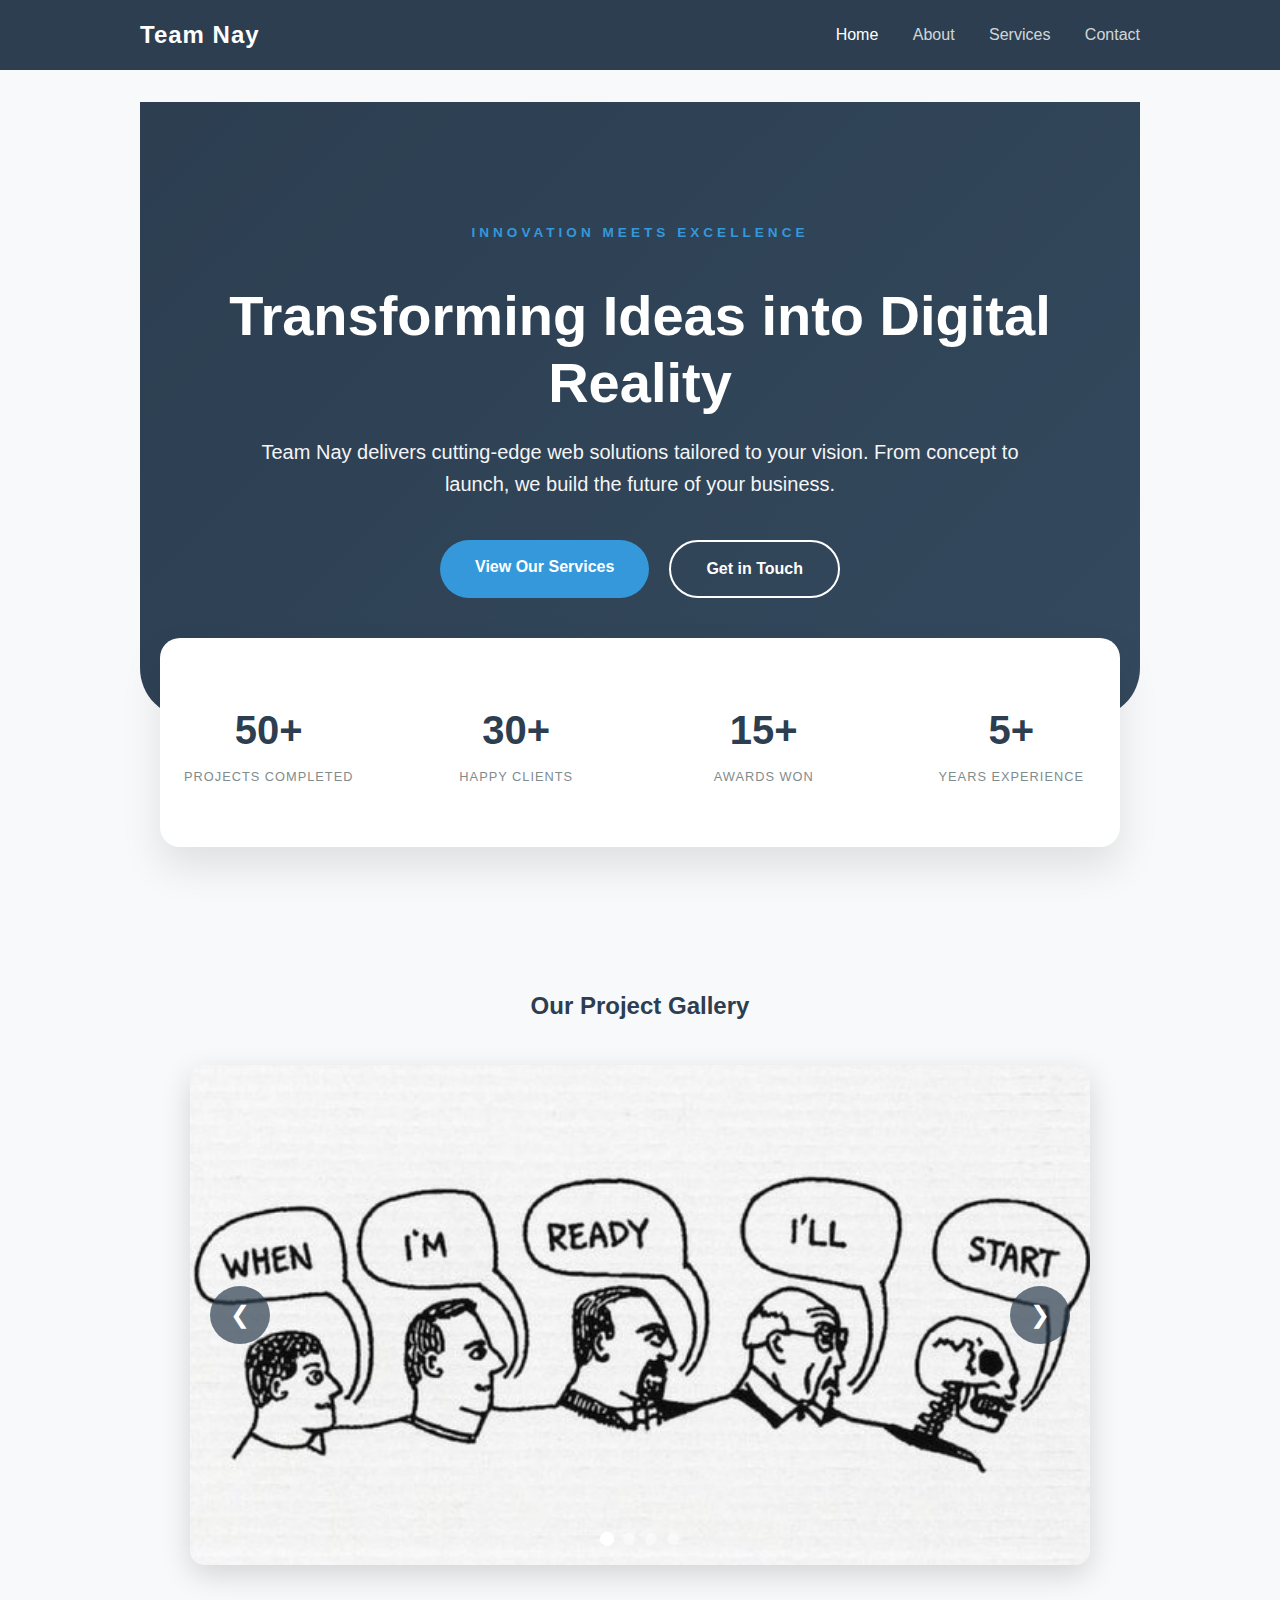
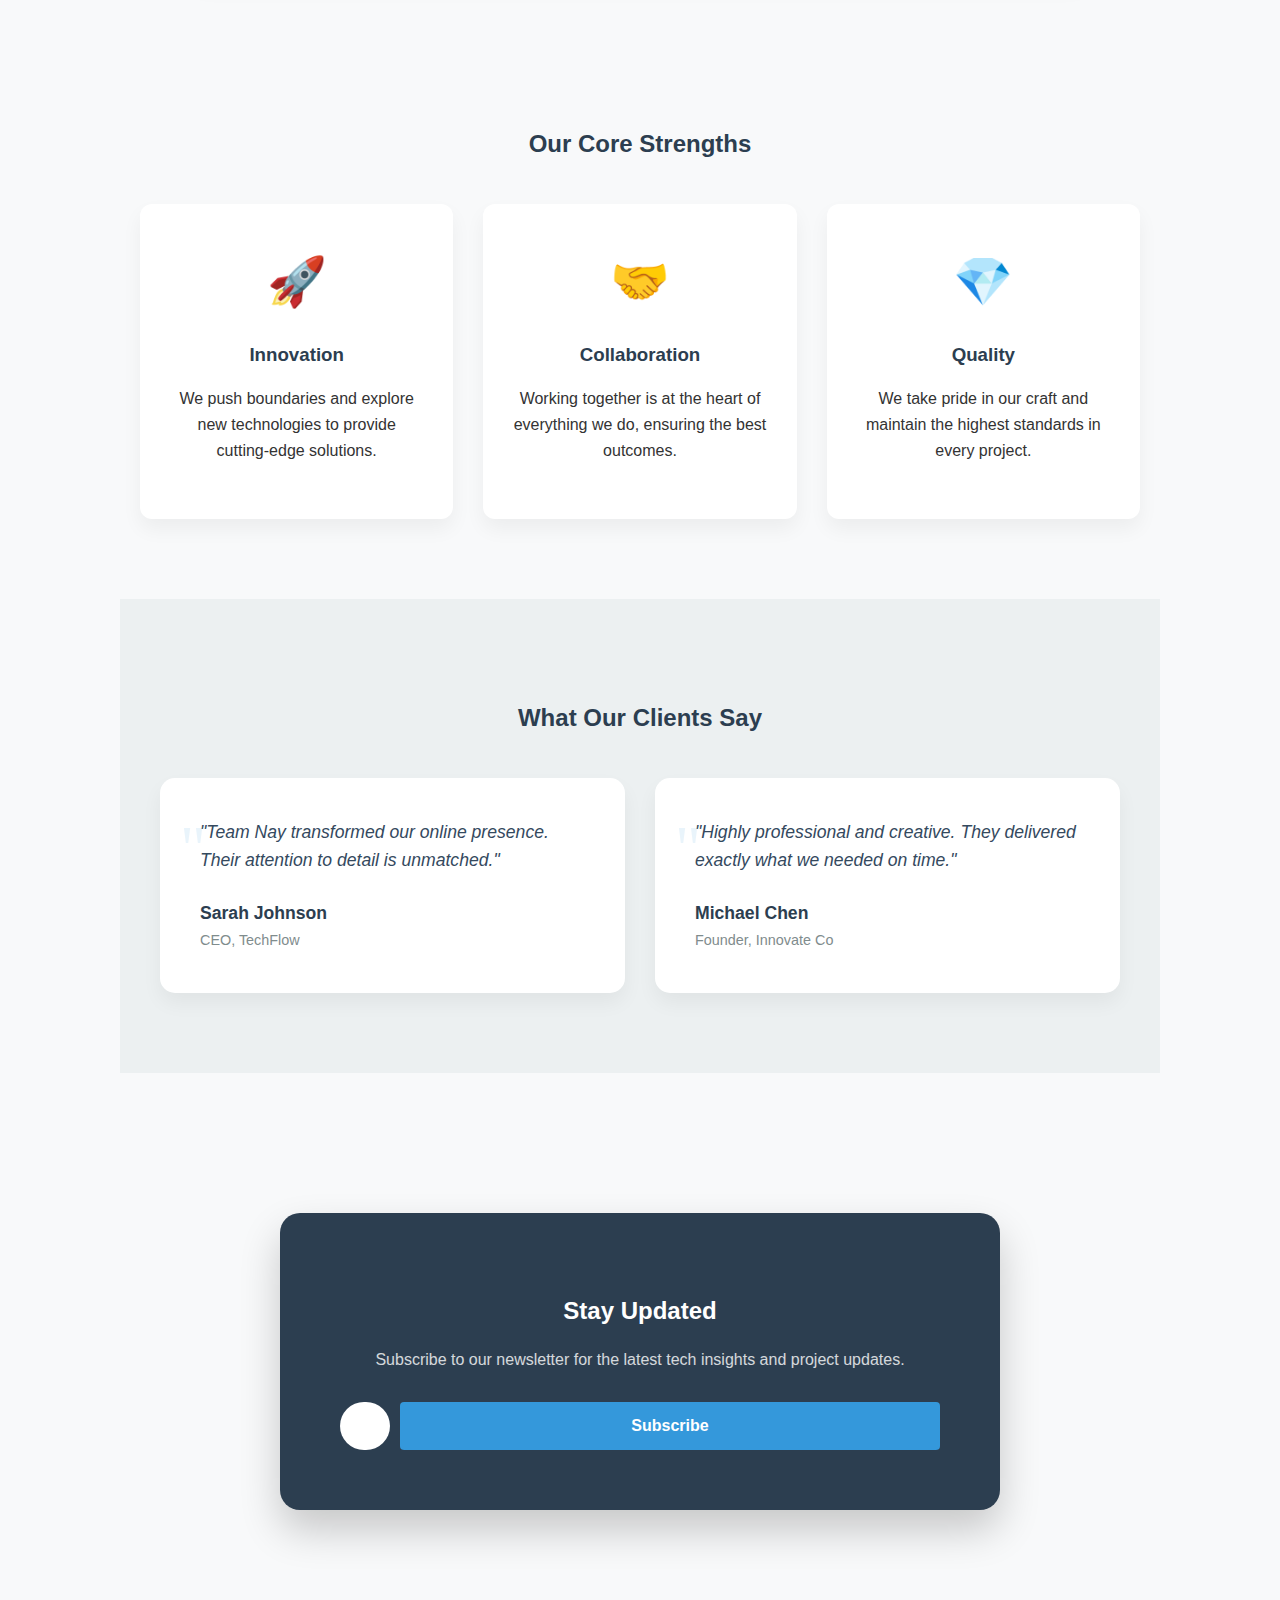
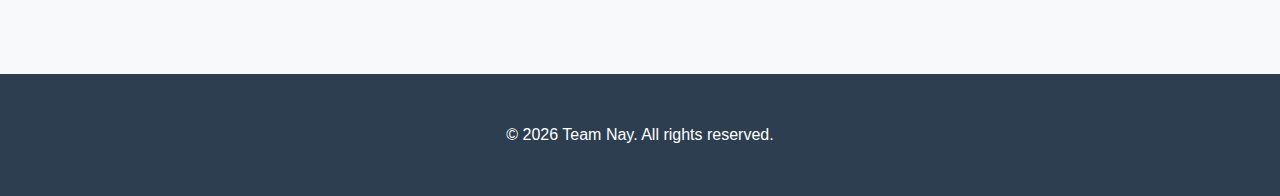
<file: index.html>
<!DOCTYPE html>
<html lang="en">
<head>
    <meta charset="UTF-8">
    <meta name="viewport" content="width=device-width, initial-scale=1.0">
    <title>Team Nay | Innovative Solutions</title>
    <link rel="stylesheet" href="css/styles.css">
</head>
<body>
    <header>
        <nav>
            <div class="nav-container">
                <div class="logo">Team Nay</div>
                <div class="nav-links">
                    <a href="index.html" class="active">Home</a>
                    <a href="about.html">About</a>
                    <a href="service.html">Services</a>
                    <a href="contact.html">Contact</a>
                </div>
            </div>
        </nav>
    </header>

    <main>
        <section id="hero">
            <div class="hero-content">
                <span class="hero-tagline">Innovation Meets Excellence</span>
                <h1>Transforming Ideas into Digital Reality</h1>
                <p>Team Nay delivers cutting-edge web solutions tailored to your vision. From concept to launch, we build the future of your business.</p>
                <div class="hero-cta">
                    <a href="service.html" class="btn primary">View Our Services</a>
                    <a href="contact.html" class="btn secondary">Get in Touch</a>
                </div>
            </div>
        </section>

        <section id="stats">
            <div class="stats-grid">
                <div class="stat-item">
                    <div class="stat-number" data-target="50">50+</div>
                    <div class="stat-label">Projects Completed</div>
                </div>
                <div class="stat-item">
                    <div class="stat-number" data-target="30">30+</div>
                    <div class="stat-label">Happy Clients</div>
                </div>
                <div class="stat-item">
                    <div class="stat-number" data-target="15">15+</div>
                    <div class="stat-label">Awards Won</div>
                </div>
                <div class="stat-item">
                    <div class="stat-number" data-target="5">5+</div>
                    <div class="stat-label">Years Experience</div>
                </div>
            </div>
        </section>

        <section id="gallery">
            <h2>Our Project Gallery</h2>
            <div class="carousel-container">
                <div class="carousel-track">
                    <div class="carousel-slide">
                        <img src="images/G2aSS2CWMAALXSB.jpeg" alt="E-commerce Platform">
                    </div>
                    <div class="carousel-slide">
                        <img src="images/G4XYJO2bYAAzPXW.jpeg" alt="Corporate Dashboard">
                    </div>
                    <div class="carousel-slide">
                        <img src="images/G_K4aZjXUAAXXzF.jpeg" alt="Mobile App Design">
                    </div>
                    <div class="carousel-slide">
                        <img src="images/G_wahfLWIAA1EB8.jpeg" alt="Cloud Solutions">
                    </div>
                </div>
                <button class="carousel-button prev" aria-label="Previous slide">❮</button>
                <button class="carousel-button next" aria-label="Next slide">❯</button>
                <div class="carousel-indicators">
                    <span class="indicator active" data-index="0">&nbsp;</span>
                    <span class="indicator" data-index="1">&nbsp;</span>
                    <span class="indicator" data-index="2">&nbsp;</span>
                    <span class="indicator" data-index="3">&nbsp;</span>
                </div>
            </div>
        </section>

        <section id="features">
            <h2>Our Core Strengths</h2>
            <div class="features-grid">
                <div class="feature-item">
                    <div class="icon">🚀</div>
                    <h3>Innovation</h3>
                    <p>We push boundaries and explore new technologies to provide cutting-edge solutions.</p>
                </div>
                <div class="feature-item">
                    <div class="icon">🤝</div>
                    <h3>Collaboration</h3>
                    <p>Working together is at the heart of everything we do, ensuring the best outcomes.</p>
                </div>
                <div class="feature-item">
                    <div class="icon">💎</div>
                    <h3>Quality</h3>
                    <p>We take pride in our craft and maintain the highest standards in every project.</p>
                </div>
            </div>
        </section>

        <section id="testimonials">
            <h2>What Our Clients Say</h2>
            <div class="testimonials-grid">
                <div class="testimonial-card">
                    <div class="quote">"Team Nay transformed our online presence. Their attention to detail is unmatched."</div>
                    <div class="client-info">
                        <strong>Sarah Johnson</strong>
                        <span>CEO, TechFlow</span>
                    </div>
                </div>
                <div class="testimonial-card">
                    <div class="quote">"Highly professional and creative. They delivered exactly what we needed on time."</div>
                    <div class="client-info">
                        <strong>Michael Chen</strong>
                        <span>Founder, Innovate Co</span>
                    </div>
                </div>
            </div>
        </section>

        <section id="newsletter">
            <div class="newsletter-content">
                <h2>Stay Updated</h2>
                <p>Subscribe to our newsletter for the latest tech insights and project updates.</p>
                <form class="newsletter-form">
                    <input type="email" placeholder="Enter your email" required>
                    <button type="submit" class="btn primary">Subscribe</button>
                </form>
            </div>
        </section>
    </main>

    <footer>
        <p>&copy; 2026 Team Nay. All rights reserved.</p>
    </footer>

    <script src="js/main.js"></script>
</body>
</html>
</file>
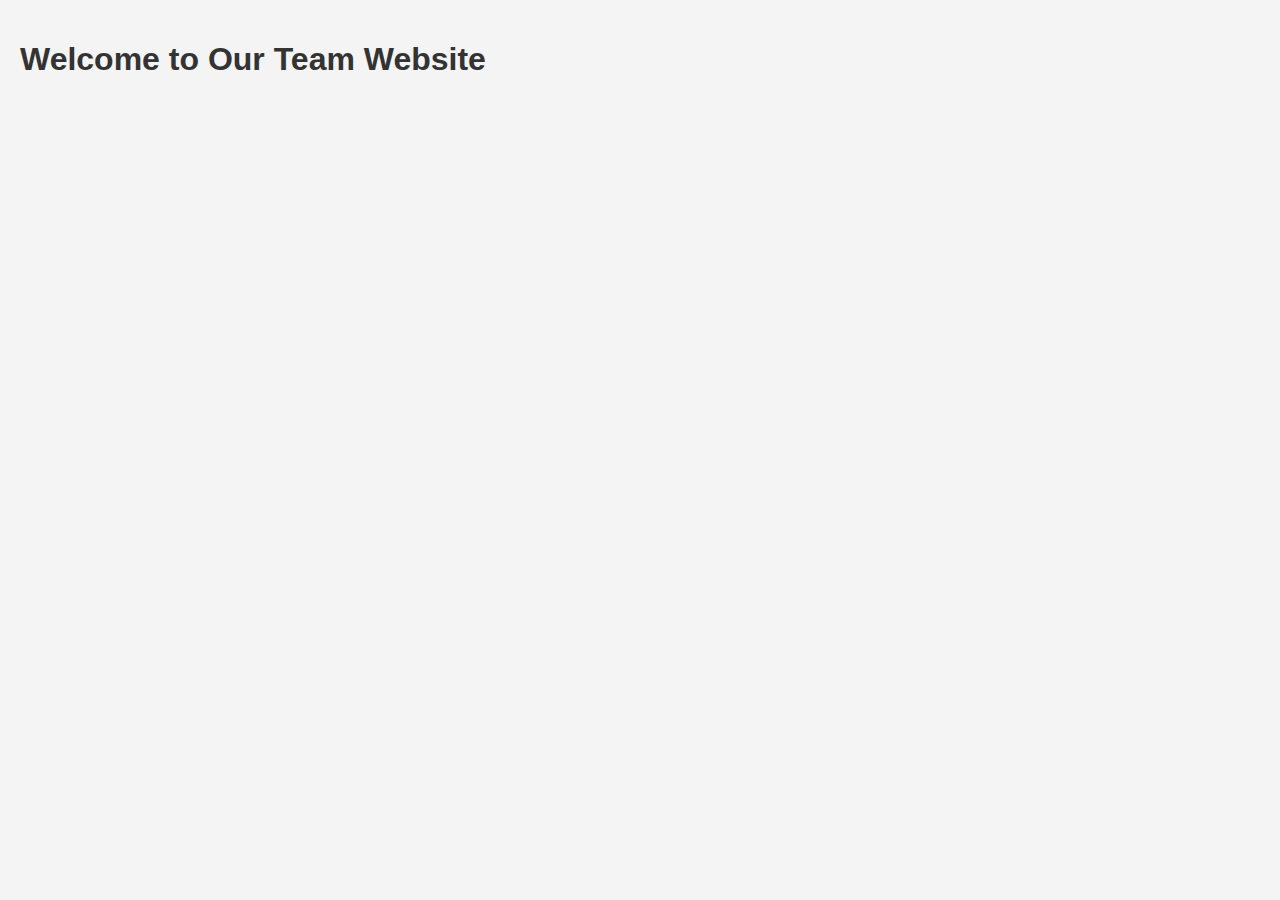
<file: team-nay-website/index.html>
<!DOCTYPE html>
<html lang="en">
<head>
    <meta charset="UTF-8">
    <meta name="viewport" content="width=device-width, initial-scale=1.0">
    <title>Team Website</title>
    <link rel="stylesheet" href="css/styles.css">
</head>
<body>
    <h1>Welcome to Our Team Website</h1>
    <script src="js/main.js"></script>
</body>
</html>
</file>
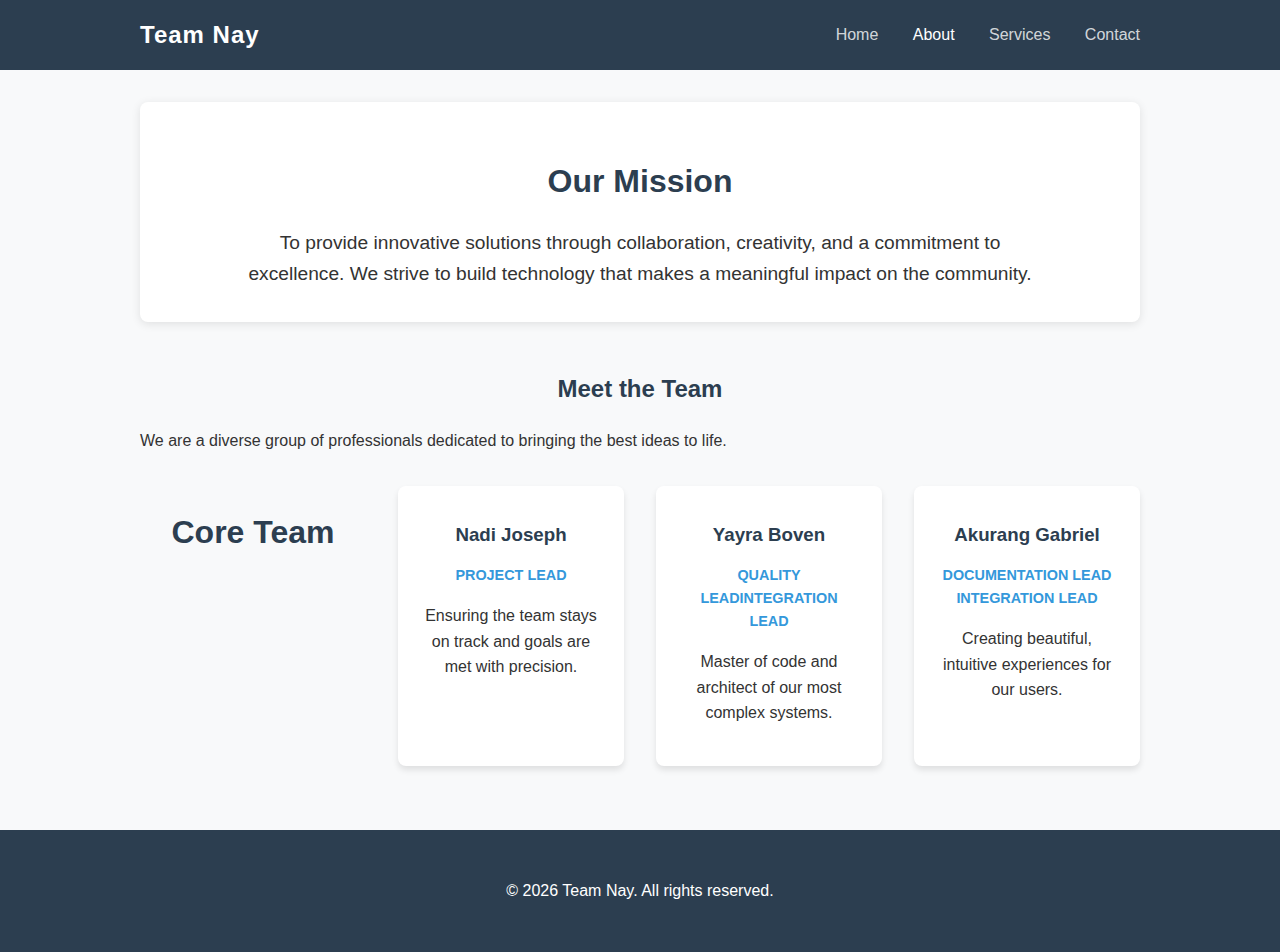
<file: about.html>
<!DOCTYPE html>
<html lang="en">
<head>
    <meta charset="UTF-8">
    <meta name="viewport" content="width=device-width, initial-scale=1.0">
    <title>About Us - Team Nay</title>
    <link rel="stylesheet" href="css/styles.css">
</head>
<body>
    <header>
        <nav>
            <div class="nav-container">
                <div class="logo">Team Nay</div>
                <div class="nav-links">
                    <a href="index.html">Home</a>
                    <a href="about.html" class="active">About</a>
                    <a href="service.html">Services</a>
                    <a href="contact.html">Contact</a>
                </div>
            </div>
        </nav>
    </header>

    <main>
        <section id="mission">
            <h1>Our Mission</h1>
            <p>To provide innovative solutions through collaboration, creativity, and a commitment to excellence. We strive to build technology that makes a meaningful impact on the community.</p>
        </section>

        <section id="team">
            <h2>Meet the Team</h2>
            <p>We are a diverse group of professionals dedicated to bringing the best ideas to life.</p>
            
            <div class="team-grid">
                <h1 style="text-align: center;">Core Team</h1>
                <div class="member-card">
                    <h3>Nadi Joseph</h3>
                    <p class="role">Project Lead</p>
                    <p>Ensuring the team stays on track and goals are met with precision.</p>
                </div>
                <div class="member-card">
                    <h3>Yayra Boven</h3>
                    <p class="role">Quality LeadIntegration Lead</p>
                    <p>Master of code and architect of our most complex systems.</p>
                </div>
                <div class="member-card">
                    <h3>Akurang Gabriel</h3>
                    <p class="role">Documentation Lead Integration Lead</p>
                    <p>Creating beautiful, intuitive experiences for our users.</p>
                </div>
            </div>
        </section>
    </main>

    <footer>
        <p>&copy; 2026 Team Nay. All rights reserved.</p>
    </footer>

    <script src="js/main.js"></script>
</body>
</html>
</file>
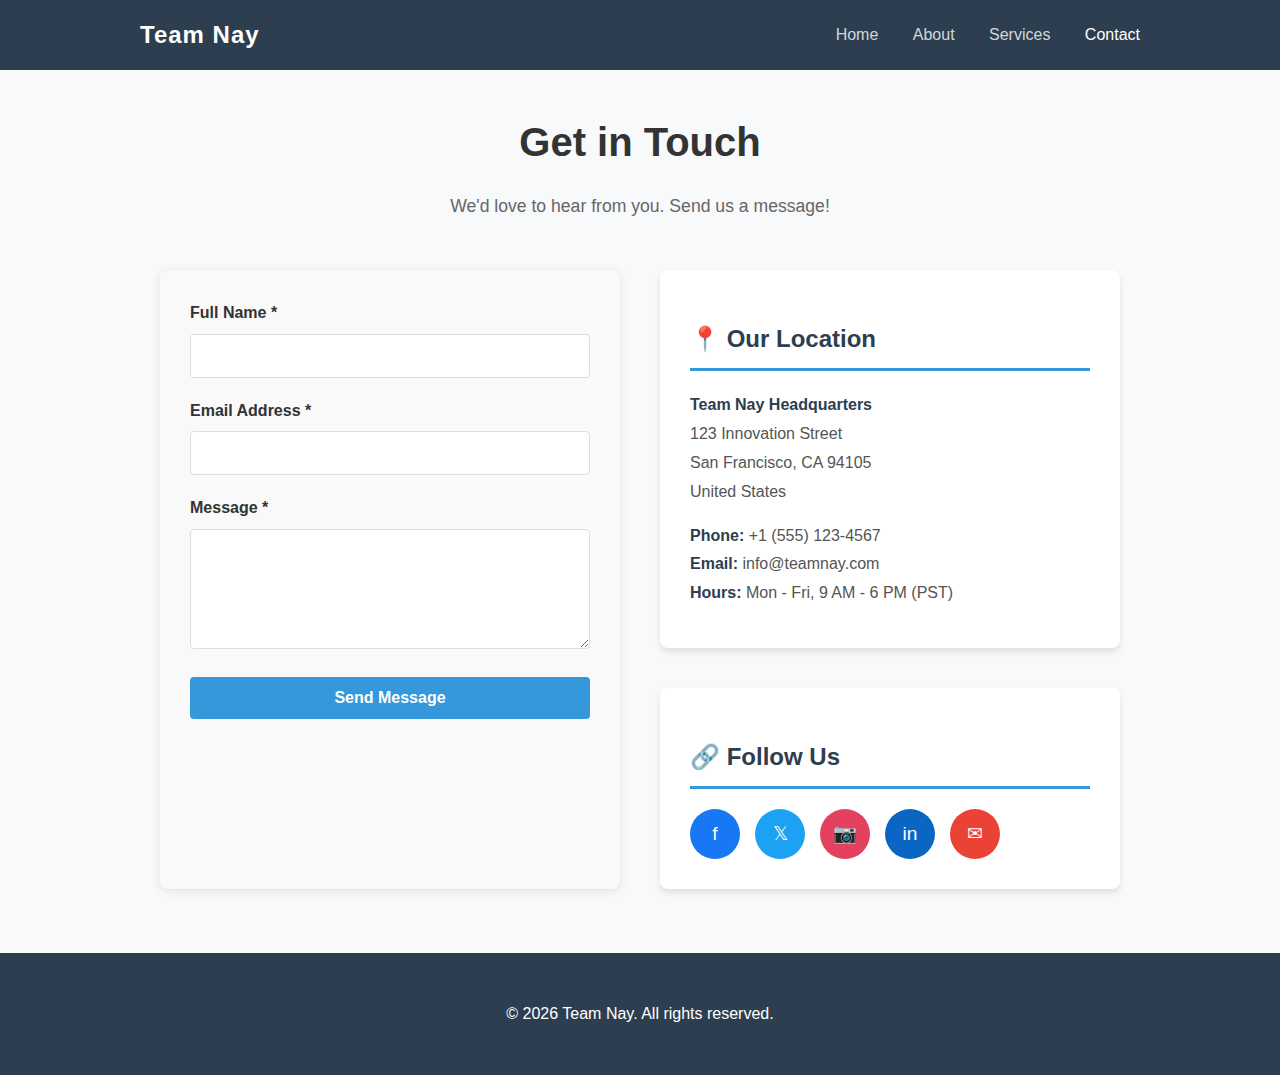
<file: contact.html>
<!DOCTYPE html>
<html lang="en">
<head>
    <meta charset="UTF-8">
    <meta name="viewport" content="width=device-width, initial-scale=1.0">
    <title>Contact Us - Team Nay</title>
    <link rel="stylesheet" href="css/styles.css">
</head>
<body>
    <header>
        <nav>
            <div class="nav-container">
                <div class="logo">Team Nay</div>
                <div class="nav-links">
                    <a href="index.html">Home</a>
                    <a href="about.html">About</a>
                    <a href="service.html">Services</a>
                    <a href="contact.html" class="active">Contact</a>
                </div>
            </div>
        </nav>
    </header>

    <main>
        <div class="contact-container">
        <div class="contact-header">
            <h1>Get in Touch</h1>
            <p>We'd love to hear from you. Send us a message!</p>
        </div>

        <div class="contact-content">
            <!-- Contact Form -->
            <div class="contact-form">
                <div class="success-message" id="successMessage">
                    ✓ Thank you! Your message has been sent successfully.
                </div>
                <form id="contactForm" novalidate>
                    <div class="form-group">
                        <label for="name">Full Name *</label>
                        <input type="text" id="name" name="name" required>
                        <div class="error">Please enter your full name</div>
                    </div>

                    <div class="form-group">
                        <label for="email">Email Address *</label>
                        <input type="email" id="email" name="email" required>
                        <div class="error">Please enter a valid email address</div>
                    </div>

                    <div class="form-group">
                        <label for="message">Message *</label>
                        <textarea id="message" name="message" required></textarea>
                        <div class="error">Please enter your message (at least 10 characters)</div>
                    </div>

                    <button type="submit">Send Message</button>
                </form>
            </div>

            <!-- Contact Information -->
            <div class="contact-info">
                <!-- Location Section -->
                <div class="info-section">
                    <h2>📍 Our Location</h2>
                    <div class="location-info">
                        <p>
                            <strong>Team Nay Headquarters</strong><br>
                            123 Innovation Street<br>
                            San Francisco, CA 94105<br>
                            United States
                        </p>
                        <p style="margin-top: 15px;">
                            <strong>Phone:</strong> +1 (555) 123-4567<br>
                            <strong>Email:</strong> info@teamnay.com<br>
                            <strong>Hours:</strong> Mon - Fri, 9 AM - 6 PM (PST)
                        </p>
                    </div>
                </div>

                <!-- Social Media Links Section -->
                <div class="info-section">
                    <h2>🔗 Follow Us</h2>
                    <div class="social-links">
                        <a href="https://facebook.com/teamnay" target="_blank" rel="noopener noreferrer" class="social-link facebook" title="Facebook">f</a>
                        <a href="https://twitter.com/teamnay" target="_blank" rel="noopener noreferrer" class="social-link twitter" title="Twitter">𝕏</a>
                        <a href="https://instagram.com/teamnay" target="_blank" rel="noopener noreferrer" class="social-link instagram" title="Instagram">📷</a>
                        <a href="https://linkedin.com/company/teamnay" target="_blank" rel="noopener noreferrer" class="social-link linkedin" title="LinkedIn">in</a>
                        <a href="mailto:info@teamnay.com" class="social-link email" title="Email">✉</a>
                    </div>
                </div>
            </div>
        </div>
    </main>

    <footer>
        <p>&copy; 2026 Team Nay. All rights reserved.</p>
    </footer>

    <script src="js/form-validation.js"></script>
</body>
</html>
</file>
<file: css/styles.css>
body {
    font-family: 'Segoe UI', Tahoma, Geneva, Verdana, sans-serif;
    line-height: 1.6;
    margin: 0;
    padding: 0;
    background-color: #f8f9fa;
    color: #333;
}

header {
    background-color: #2c3e50;
    color: white;
    padding: 1rem 0;
}

.nav-container {
    max-width: 1000px;
    margin: 0 auto;
    padding: 0 20px;
    display: flex;
    justify-content: space-between;
    align-items: center;
}

.logo {
    font-size: 1.5rem;
    font-weight: bold;
    letter-spacing: 1px;
}

nav a {
    color: rgba(255, 255, 255, 0.8);
    text-decoration: none;
    margin-left: 30px;
    font-weight: 500;
    transition: color 0.3s ease;
}

nav a:hover, nav a.active {
    color: white;
}

main {
    max-width: 1000px;
    margin: 2rem auto;
    padding: 0 20px;
}

h1, h2 {
    color: #2c3e50;
    text-align: center;
}

/* Hero & Page Header Styles */
#hero, .page-hero {
    background: linear-gradient(135deg, #2c3e50 0%, #34495e 100%);
    color: white;
    padding: 120px 20px;
    text-align: center;
    margin-bottom: 0;
    border-radius: 0 0 50px 50px;
    position: relative;
    overflow: hidden;
}

.page-hero {
    padding: 100px 20px 80px;
}

#hero::before, .page-hero::before {
    content: '';
    position: absolute;
    top: 0;
    left: 0;
    right: 0;
    bottom: 0;
    background: url('https://www.transparenttextures.com/patterns/cubes.png');
    opacity: 0.1;
}

#hero h1, .page-hero h1 {
    color: white;
    font-size: 3.5rem;
    margin-bottom: 20px;
    line-height: 1.2;
    position: relative;
}

.hero-tagline {
    display: block;
    text-transform: uppercase;
    letter-spacing: 4px;
    font-size: 0.85rem;
    margin-bottom: 20px;
    color: #3498db;
    font-weight: 800;
    position: relative;
}

#hero p, .page-hero p {
    font-size: 1.25rem;
    max-width: 800px;
    margin: 0 auto 40px;
    opacity: 0.95;
    line-height: 1.6;
    position: relative;
}

/* Classy Section Layouts */
.classy-section {
    padding: 100px 0;
}

.bg-light {
    background-color: #f8f9fa;
}

.container {
    max-width: 1200px;
    margin: 0 auto;
    padding: 0 30px;
}

.section-header {
    text-align: center;
    margin-bottom: 60px;
}

.section-header h2 {
    font-size: 2.5rem;
    color: #2c3e50;
    margin-bottom: 15px;
}

.divider {
    width: 60px;
    height: 4px;
    background: #3498db;
    margin: 0 auto 20px;
    border-radius: 2px;
}

/* Classy Cards & Grids */
.classy-grid, .values-grid, .services-grid, .service-grid {
    display: grid;
    grid-template-columns: repeat(auto-fit, minmax(280px, 1fr));
    gap: 40px;
}

.classy-card {
    background: white;
    padding: 40px;
    border-radius: 15px;
    box-shadow: 0 15px 35px rgba(0,0,0,0.05);
    transition: all 0.4s cubic-bezier(0.165, 0.84, 0.44, 1);
    border: 1px solid rgba(0,0,0,0.03);
}

.classy-card:hover {
    transform: translateY(-10px);
    box-shadow: 0 25px 50px rgba(0,0,0,0.1);
}

/* Values & Services Icons */
.value-icon, .service-icon {
    font-size: 3.5rem;
    margin-bottom: 25px;
    display: inline-block;
}

.value-item {
    text-align: center;
    padding: 20px;
}

.value-item h3 {
    margin-bottom: 15px;
    color: #2c3e50;
}

/* Classy List Styles */
.classy-list {
    list-style: none;
    padding: 0;
    margin-top: 20px;
}

.classy-list li {
    padding: 8px 0;
    padding-left: 25px;
    position: relative;
    color: #555;
    font-size: 0.95rem;
}

.classy-list li::before {
    content: '→';
    position: absolute;
    left: 0;
    color: #3498db;
    font-weight: bold;
}

/* Team Section Enhancements */
.member-image {
    width: 100px;
    height: 100px;
    background: #ecf0f1;
    border-radius: 50%;
    margin: 0 auto 20px;
    display: flex;
    align-items: center;
    justify-content: center;
    font-size: 2rem;
    font-weight: bold;
    color: #3498db;
    border: 3px solid #fff;
    box-shadow: 0 5px 15px rgba(0,0,0,0.1);
}

.member-desc {
    font-style: italic;
    color: #7f8c8d;
    margin-bottom: 20px;
}

.member-social {
    display: flex;
    justify-content: center;
    gap: 15px;
}

.member-social a {
    font-size: 0.85rem;
    text-decoration: none;
    color: #3498db;
    font-weight: 600;
}

.member-social a:hover {
    text-decoration: underline;
}

/* Process Section */
.process-steps {
    display: grid;
    grid-template-columns: repeat(auto-fit, minmax(200px, 1fr));
    gap: 30px;
}

.step {
    text-align: center;
    position: relative;
}

.step-number {
    font-size: 4rem;
    font-weight: 900;
    color: rgba(52, 152, 219, 0.1);
    position: absolute;
    top: -20px;
    left: 50%;
    transform: translateX(-50%);
    z-index: 1;
}

.step h3 {
    position: relative;
    z-index: 2;
    margin-top: 20px;
    color: #2c3e50;
}

.step p {
    position: relative;
    z-index: 2;
    color: #7f8c8d;
}

/* Classy CTA */
.classy-cta {
    background: #2c3e50;
    color: white;
    padding: 80px 20px;
    text-align: center;
}

.classy-cta h2 {
    color: white;
    font-size: 2.5rem;
    margin-bottom: 20px;
}

.btn.primary-classy {
    background: #3498db;
    color: white;
    padding: 16px 40px;
    border-radius: 4px;
    text-transform: uppercase;
    letter-spacing: 2px;
    font-size: 0.9rem;
    margin-top: 30px;
}

.btn.primary-classy:hover {
    background: #2980b9;
    transform: translateY(-3px);
    box-shadow: 0 10px 20px rgba(0,0,0,0.2);
}

#hero {
    /* Base hero styles inherited from #hero, .page-hero above */
}

.hero-cta {
    display: flex;
    justify-content: center;
    gap: 20px;
}

.btn {
    display: inline-block;
    padding: 14px 35px;
    border-radius: 30px;
    text-decoration: none;
    font-weight: bold;
    transition: all 0.3s ease;
    cursor: pointer;
    border: none;
}

.btn.primary {
    background-color: #3498db;
    color: white;
}

.btn.primary:hover {
    background-color: #2980b9;
    transform: translateY(-3px);
    box-shadow: 0 5px 15px rgba(52, 152, 219, 0.4);
}

.btn.secondary {
    background-color: transparent;
    color: white;
    border: 2px solid white;
}

.btn.secondary:hover {
    background-color: white;
    color: #2c3e50;
    transform: translateY(-3px);
}

/* Stats Section */
#stats {
    padding: 60px 0;
    background-color: #fff;
    margin: -80px 20px 60px;
    border-radius: 20px;
    box-shadow: 0 20px 40px rgba(0,0,0,0.1);
    position: relative;
    z-index: 5;
}

.stats-grid {
    display: grid;
    grid-template-columns: repeat(auto-fit, minmax(200px, 1fr));
    gap: 30px;
    text-align: center;
}

.stat-number {
    font-size: 2.5rem;
    font-weight: bold;
    color: #2c3e50;
    margin-bottom: 5px;
}

.stat-label {
    color: #7f8c8d;
    text-transform: uppercase;
    font-size: 0.8rem;
    letter-spacing: 1px;
}

#features {
    padding: 40px 0;
}

.features-grid {
    display: grid;
    grid-template-columns: repeat(auto-fit, minmax(280px, 1fr));
    gap: 30px;
    margin-top: 40px;
}

.feature-item {
    background: white;
    padding: 40px 30px;
    border-radius: 12px;
    text-align: center;
    box-shadow: 0 10px 20px rgba(0,0,0,0.05);
    transition: transform 0.3s ease;
}

.feature-item:hover {
    transform: translateY(-10px);
}

.feature-item .icon {
    font-size: 3rem;
    margin-bottom: 20px;
}

.feature-item h3 {
    margin-bottom: 15px;
    color: #2c3e50;
}

#mission {
    background: white;
    padding: 2rem;
    border-radius: 8px;
    box-shadow: 0 2px 10px rgba(0,0,0,0.1);
    margin-bottom: 3rem;
    text-align: center;
}

#mission p {
    font-size: 1.2rem;
    max-width: 800px;
    margin: 0 auto;
}

.team-grid {
    display: grid;
    grid-template-columns: repeat(auto-fit, minmax(200px, 1fr));
    gap: 2rem;
    margin-top: 2rem;
}

.member-card {
    background: white;
    padding: 1.5rem;
    border-radius: 8px;
    box-shadow: 0 4px 6px rgba(0,0,0,0.1);
    text-align: center;
    transition: transform 0.3s ease;
}

.member-card:hover {
    transform: translateY(-5px);
}

.member-card h3 {
    margin: 10px 0 5px 0;
    color: #2c3e50;
}

.member-card .role {
    color: #3498db;
    font-weight: bold;
    font-size: 0.9rem;
    margin-bottom: 15px;
    text-transform: uppercase;
}

footer {
    text-align: center;
    padding: 2rem 0;
    background: #2c3e50;
    color: white;
    margin-top: 4rem;
}

/* Contact Page Styles */
.contact-container {
    max-width: 1200px;
    margin: 40px auto;
    padding: 0 20px;
}

.contact-header {
    text-align: center;
    margin-bottom: 50px;
}

.contact-header h1 {
    font-size: 2.5em;
    color: #333;
    margin-bottom: 10px;
}

.contact-header p {
    color: #666;
    font-size: 1.1em;
}

.contact-content {
    display: grid;
    grid-template-columns: 1fr 1fr;
    gap: 40px;
    margin-bottom: 60px;
}

@media (max-width: 768px) {
    .contact-content {
        grid-template-columns: 1fr;
    }
}

.contact-form {
    background: #f9f9f9;
    padding: 30px;
    border-radius: 8px;
    box-shadow: 0 2px 10px rgba(0, 0, 0, 0.1);
}

.form-group {
    margin-bottom: 20px;
}

label {
    display: block;
    margin-bottom: 8px;
    font-weight: 600;
    color: #333;
}

input[type="text"],
input[type="email"],
textarea {
    width: 100%;
    padding: 12px;
    border: 1px solid #ddd;
    border-radius: 4px;
    font-family: Arial, sans-serif;
    font-size: 1em;
    box-sizing: border-box;
    transition: border-color 0.3s;
}

/* Form Elements */
input[type="text"]:focus,
input[type="email"]:focus,
textarea:focus {
    outline: none;
    border-color: #3498db;
    box-shadow: 0 0 5px rgba(52, 152, 219, 0.3);
}

textarea {
    resize: vertical;
    min-height: 120px;
}

.error {
    color: #e74c3c;
    font-size: 0.85em;
    margin-top: 5px;
    display: none;
}

input.invalid,
textarea.invalid {
    border-color: #e74c3c;
}

input.invalid ~ .error,
textarea.invalid ~ .error {
    display: block;
}

button[type="submit"] {
    background-color: #3498db;
    color: white;
    padding: 12px 30px;
    border: none;
    border-radius: 4px;
    cursor: pointer;
    font-size: 1em;
    font-weight: 600;
    transition: background-color 0.3s;
    width: 100%;
}

button[type="submit"]:hover {
    background-color: #2980b9;
}

button[type="submit"]:active {
    background-color: #1c638e;
}

.success-message {
    display: none;
    background-color: #d4edda;
    color: #155724;
    padding: 15px;
    border-radius: 4px;
    margin-bottom: 20px;
    border: 1px solid #c3e6cb;
}

.contact-info {
    display: flex;
    flex-direction: column;
    gap: 40px;
}

.info-section {
    background: white;
    padding: 30px;
    border-radius: 8px;
    box-shadow: 0 4px 6px rgba(0,0,0,0.1);
}

.info-section h2 {
    font-size: 1.5em;
    color: #2c3e50;
    margin-bottom: 20px;
    border-bottom: 3px solid #3498db;
    padding-bottom: 10px;
    text-align: left;
}

.location-info {
    line-height: 1.8;
    color: #555;
}

.location-info p {
    margin: 10px 0;
    text-align: left;
}

.location-info strong {
    color: #2c3e50;
}

.social-links {
    display: flex;
    gap: 15px;
    flex-wrap: wrap;
}

.social-link {
    display: inline-flex;
    align-items: center;
    justify-content: center;
    width: 50px;
    height: 50px;
    background-color: #3498db;
    color: white;
    border-radius: 50%;
    text-decoration: none;
    font-size: 1.2em;
    transition: background-color 0.3s, transform 0.3s;
}

.social-link:hover {
    background-color: #2980b9;
    transform: translateY(-3px);
}

/* Testimonials Section */
#testimonials {
    padding: 80px 0;
    background-color: #ecf0f1;
    margin: 40px -20px;
    padding: 80px 40px;
}

.testimonials-grid {
    display: grid;
    grid-template-columns: repeat(auto-fit, minmax(300px, 1fr));
    gap: 30px;
    margin-top: 40px;
}

.testimonial-card {
    background: white;
    padding: 40px;
    border-radius: 15px;
    box-shadow: 0 10px 20px rgba(0,0,0,0.05);
    position: relative;
}

.testimonial-card::before {
    content: '"';
    position: absolute;
    top: 20px;
    left: 20px;
    font-size: 4rem;
    color: #3498db;
    opacity: 0.1;
    font-family: serif;
}

.quote {
    font-style: italic;
    font-size: 1.1rem;
    color: #34495e;
    margin-bottom: 25px;
    position: relative;
    z-index: 1;
}

.client-info strong {
    display: block;
    color: #2c3e50;
    font-size: 1.1rem;
}

.client-info span {
    color: #7f8c8d;
    font-size: 0.9rem;
}

/* Newsletter Section */
#newsletter {
    padding: 100px 0;
    text-align: center;
}

.newsletter-content {
    max-width: 600px;
    margin: 0 auto;
    background: #2c3e50;
    color: white;
    padding: 60px;
    border-radius: 20px;
    box-shadow: 0 20px 40px rgba(0,0,0,0.2);
}

.newsletter-content h2 {
    color: white;
    margin-bottom: 15px;
}

.newsletter-content p {
    margin-bottom: 30px;
    opacity: 0.8;
}

.newsletter-form {
    display: flex;
    gap: 10px;
}

.newsletter-form input {
    flex: 1;
    padding: 15px 25px;
    border-radius: 30px;
    border: none;
    font-size: 1rem;
}

.newsletter-form .btn {
    padding: 15px 30px;
}

@media (max-width: 600px) {
    .newsletter-form {
        flex-direction: column;
    }
}

/* Gallery Carousel Styles */
#gallery {
    padding: 60px 0;
}

.carousel-container {
    position: relative;
    max-width: 900px;
    margin: 40px auto;
    overflow: hidden;
    border-radius: 15px;
    box-shadow: 0 10px 30px rgba(0,0,0,0.15);
}

.carousel-track {
    display: flex;
    transition: transform 0.6s cubic-bezier(0.65, 0, 0.35, 1);
}

.carousel-slide {
    min-width: 100%;
    height: 500px;
}

.carousel-slide img {
    width: 100%;
    height: 100%;
    object-fit: cover;
}

.carousel-button {
    position: absolute;
    top: 50%;
    transform: translateY(-50%);
    background: rgba(44, 62, 80, 0.7);
    color: white;
    border: none;
    padding: 15px 20px;
    cursor: pointer;
    font-size: 1.5rem;
    border-radius: 50%;
    transition: background 0.3s ease;
    z-index: 10;
}

.carousel-button:hover {
    background: rgba(52, 152, 219, 0.9);
}

.carousel-button.prev {
    left: 20px;
}

.carousel-button.next {
    right: 20px;
}

.carousel-indicators {
    position: absolute;
    bottom: 20px;
    left: 50%;
    transform: translateX(-50%);
    display: flex;
    gap: 10px;
}

.indicator {
    width: 12px;
    height: 12px;
    background: rgba(255, 255, 255, 0.5);
    border-radius: 50%;
    cursor: pointer;
    transition: all 0.3s ease;
}

.indicator.active {
    background: white;
    transform: scale(1.2);
}

/* Services Page Styles */
.services-header {
    background: linear-gradient(135deg, #2c3e50 0%, #34495e 100%);
    color: white;
    padding: 60px 20px;
    text-align: center;
    margin-bottom: 3rem;
    border-radius: 0 0 50px 50px;
}

.services-header h1 {
    color: white;
    margin-bottom: 10px;
}

.services-header .subtitle {
    font-size: 1.2rem;
    opacity: 0.9;
}

.services-intro {
    text-align: center;
    margin-bottom: 4rem;
}

.services-intro p {
    font-size: 1.2rem;
    max-width: 800px;
    margin: 0 auto;
    color: #666;
}

.services-grid {
    display: grid;
    grid-template-columns: repeat(auto-fit, minmax(400px, 1fr));
    gap: 40px;
    margin-bottom: 4rem;
}

@media (max-width: 500px) {
    .services-grid {
        grid-template-columns: 1fr;
    }
}

.service-card {
    background: white;
    border-radius: 12px;
    overflow: hidden;
    box-shadow: 0 10px 30px rgba(0,0,0,0.1);
    transition: transform 0.3s ease;
}

.service-card:hover {
    transform: translateY(-10px);
}

.service-image {
    height: 200px;
    background-color: #ecf0f1;
    display: flex;
    align-items: center;
    justify-content: center;
    font-size: 4rem;
}

.service-content {
    padding: 30px;
}

.service-content h3 {
    color: #2c3e50;
    margin-top: 0;
    margin-bottom: 15px;
    font-size: 1.5rem;
}

.service-features {
    list-style: none;
    padding: 0;
    margin: 20px 0;
}

.service-features li {
    padding: 8px 0;
    padding-left: 25px;
    position: relative;
    color: #666;
}

.service-features li::before {
    content: '✓';
    position: absolute;
    left: 0;
    color: #3498db;
    font-weight: bold;
}

.btn-learn-more, .btn-cta {
    display: inline-block;
    padding: 10px 25px;
    background-color: #3498db;
    color: white;
    text-decoration: none;
    border-radius: 5px;
    font-weight: bold;
    transition: background-color 0.3s ease;
}

.btn-learn-more:hover, .btn-cta:hover {
    background-color: #2980b9;
}

.cta-section {
    background: #2c3e50;
    color: white;
    padding: 60px 40px;
    border-radius: 12px;
    text-align: center;
    margin-bottom: 4rem;
}

.cta-section h2 {
    color: white;
    margin-top: 0;
}

.cta-section p {
    font-size: 1.2rem;
    margin-bottom: 30px;
    opacity: 0.9;
}

.social-link.facebook {
    background-color: #1877F2;
}

.social-link.facebook:hover {
    background-color: #0a66c2;
}

.social-link.twitter {
    background-color: #1DA1F2;
}

.social-link.twitter:hover {
    background-color: #1a8cd8;
}

.social-link.instagram {
    background-color: #E4405F;
}

.social-link.instagram:hover {
    background-color: #d63447;
}

.social-link.linkedin {
    background-color: #0A66C2;
}

.social-link.linkedin:hover {
    background-color: #084394;
}

.social-link.email {
    background-color: #EA4335;
}

.social-link.email:hover {
    background-color: #d33d2d;
}
</file>
<file: team-nay-website/css/styles.css>
body {
    font-family: Arial, sans-serif;
    margin: 0;
    padding: 20px;
    background-color: #f4f4f4;
}

h1 {
    color: #333;
}
</file>
